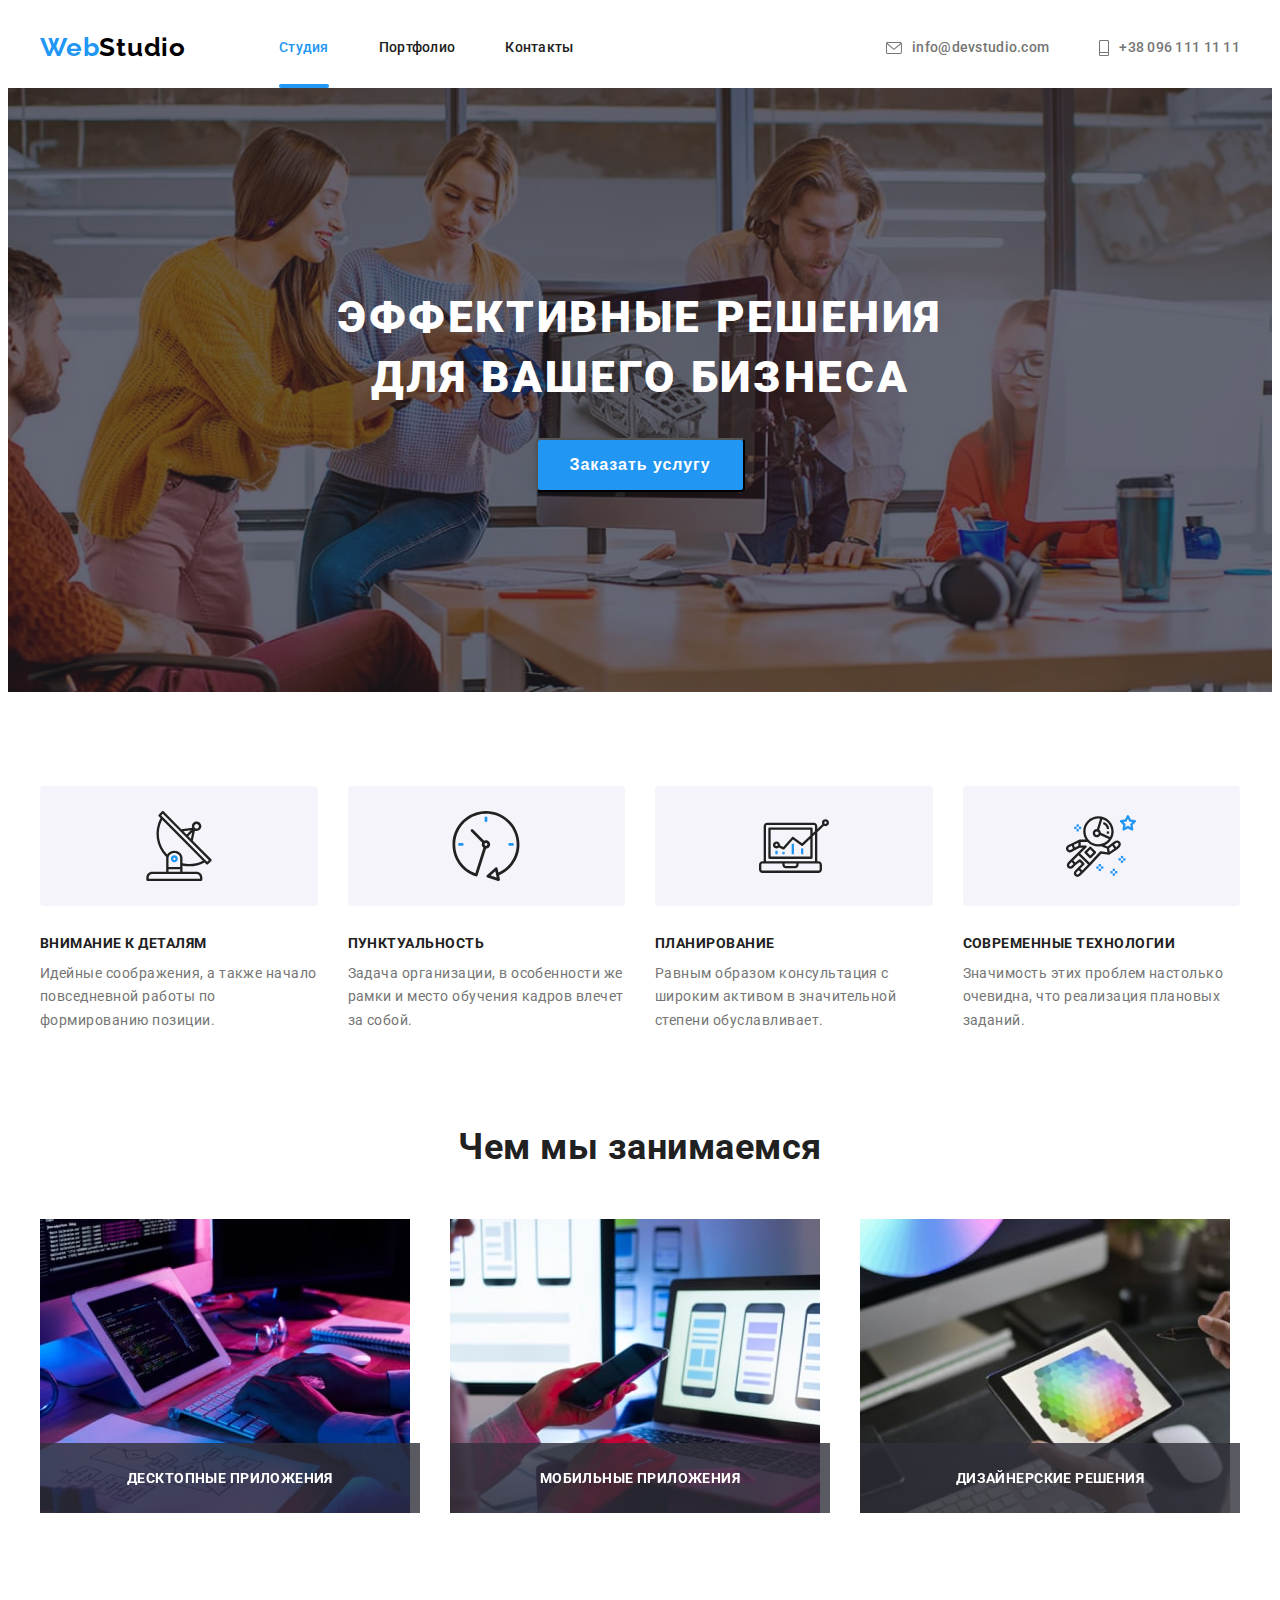
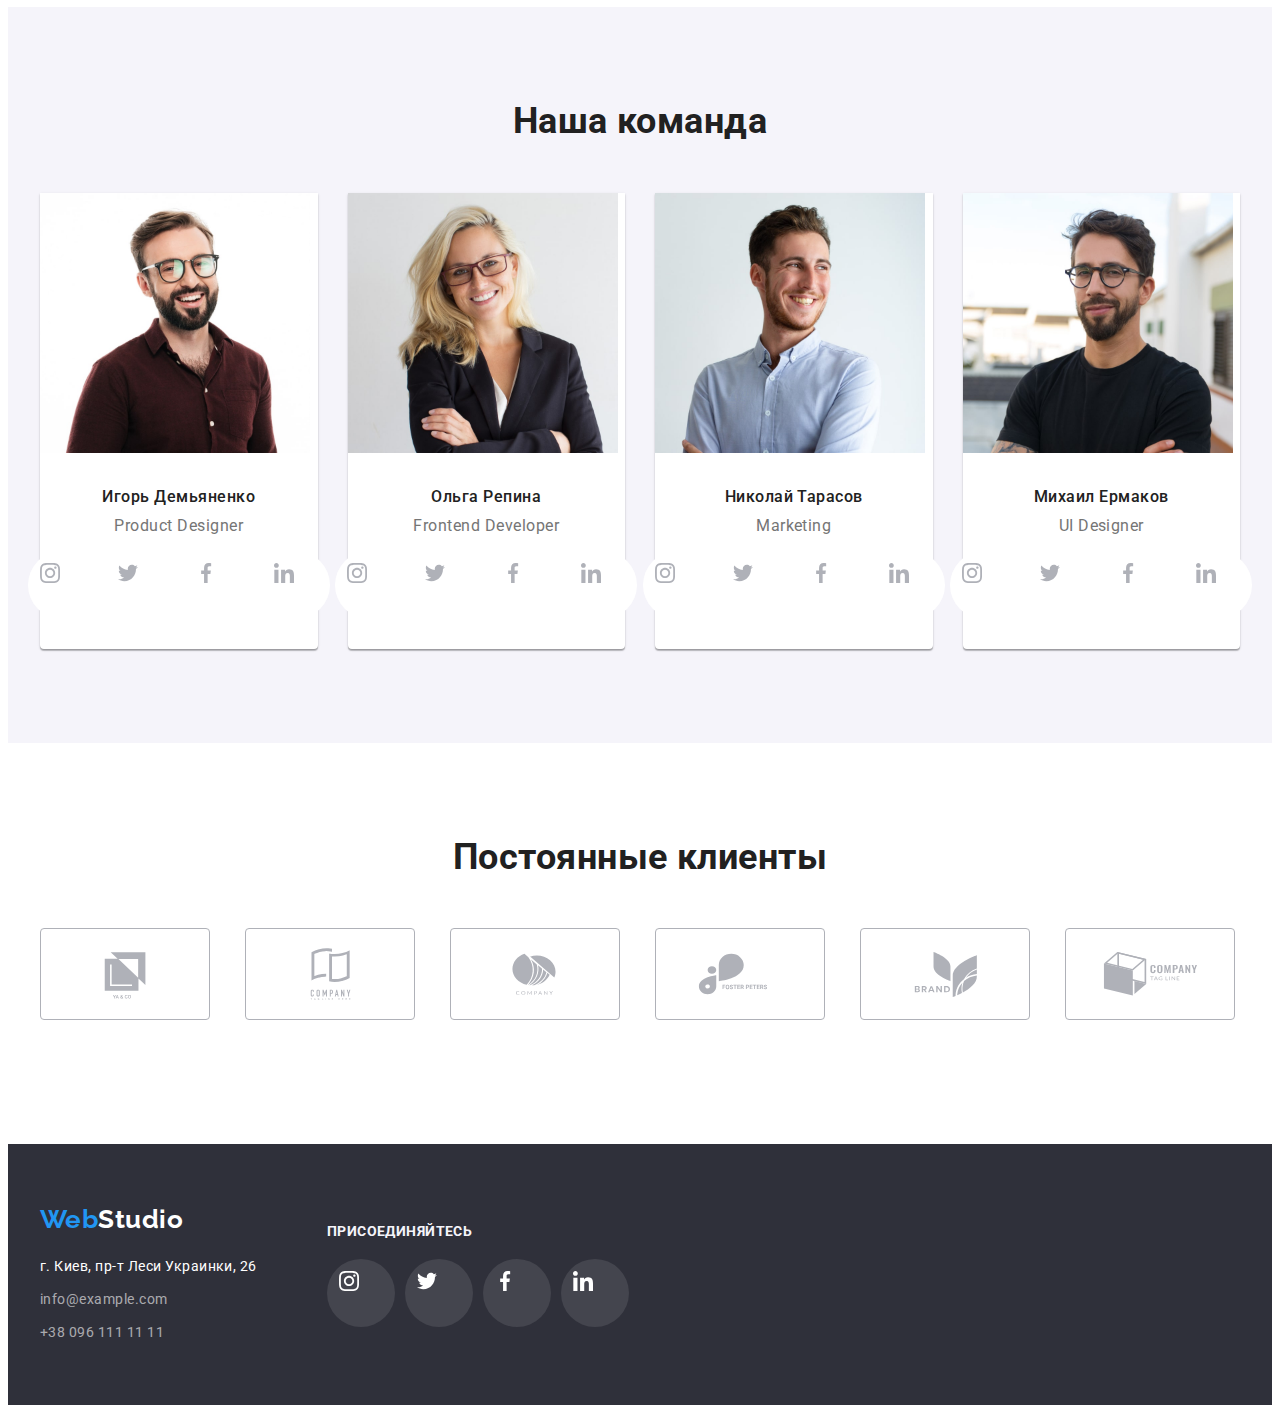
<file: index.html>
<!DOCTYPE html>
<html lang="ru">
  <head>
    <meta charset="UTF-8" />
    <meta http-equiv="X-UA-Compatible" content="IE=edge" />
    <meta name="viewport" content="width=device-width, initial-scale=1.0" />
    <title>Главная</title>
    <link rel="preconnect" href="https://fonts.googleapis.com" />
    <link rel="preconnect" href="https://fonts.gstatic.com" crossorigin />
    <link rel="preconnect" href="https://fonts.googleapis.com" />
    <link rel="preconnect" href="https://fonts.gstatic.com" crossorigin />
    <link rel="preconnect" href="https://fonts.googleapis.com" />
    <link rel="preconnect" href="https://fonts.gstatic.com" crossorigin />
    <link
      href="https://fonts.googleapis.com/css2?family=Raleway:wght@700&family=Roboto:wght@400;500;700;900&display=swap"
      rel="stylesheet"
    />
    <link
      rel="stylesheet"
      href="https://cdnjs.cloudflare.com/ajax/libs/modern-normalize/1.1.0/modern-normalize.min.css"
      integrity="sha512-wpPYUAdjBVSE4KJnH1VR1HeZfpl1ub8YT/NKx4PuQ5NmX2tKuGu6U/JRp5y+Y8XG2tV+wKQpNHVUX03MfMFn9Q=="
      crossorigin="anonymous"
      referrerpolicy="no-referrer"
    />
    <link rel="stylesheet" href="./css/common.css" />
    <link rel="stylesheet" href="./css/main.css" />
  </head>

  <body class="page">
    <!-- Шапка сайта -->
    <header class="page-header">
      <div class="container">
        <nav class="main-nav">
          <a href="./index.html" class="header-logo" lang="en">
            <span class="logo-color">Web</span>Studio</a
          >
          <ul class="list site-nav">
            <li class="item"><a href="" class="link current">Студия</a></li>
            <li class="item">
              <a href="./portfolio.html" class="link">Портфолио</a>
            </li>
            <li class="item"><a href="" class="link">Контакты</a></li>
          </ul>
        </nav>

        <ul class="list contacts-header">
          <li class="item envelope">
            <a href="mailto:info@devstudio.com" class="link contact" lang="en">
              <svg class="svg-envelope">
                <use href="./images/icons.svg#icon-envelope"></use>
              </svg>
              info@devstudio.com</a
            >
          </li>
          <li class="item smartphone">
            <a href="tel:+380961111111" class="link contact">
              <svg class="svg-smartphone">
                <use href="./images/icons.svg#icon-smartphone"></use>
              </svg>
              +38 096 111 11 11</a
            >
          </li>
        </ul>
      </div>
    </header>

    <main>
      <!-- Герой -->
      <section class="section hero">
        <div class="container">
          <h1 class="hero-title">Эффективные решения для вашего бизнеса</h1>
          <button data-modal-open class="button hero link" type="button">
            Заказать услугу
          </button>
          <div class="backdrop is-hidden" data-modal>
            <div class="modal">
              <p>
                Lorem ipsum dolor sit amet consectetur adipisicing elit. Magnam
                suscipit vero quibusdam adipisci quos natus quaerat ex culpa,
                aperiam a obcaecati, saepe fugit. Quasi aut nesciunt commodi
                atque quas unde.
              </p>
              <button class="button-close" data-modal-close>
                <svg class="svg-icon">
                  <use
                    href="./images/hero/close-black.svg#icon-close-black"
                  ></use>
                </svg>
              </button>
            </div>
          </div>
        </div>
      </section>

      <!-- Преимущества -->
      <section class="benefits">
        <div class="container">
          <h2 class="visually-hidden">Преимущества</h2>
          <ul class="list features">
            <li class="item icon-antenna">
              <h3 class="title">Внимание к деталям</h3>
              <p>
                Идейные соображения, а также начало повседневной работы по
                формированию позиции.
              </p>
            </li>
            <li class="item icon-clock">
              <h3 class="title">Пунктуальность</h3>
              <p>
                Задача организации, в особенности же рамки и место обучения
                кадров влечет за собой.
              </p>
            </li>
            <li class="item icon-diagram">
              <h3 class="title">Планирование</h3>
              <p>
                Равным образом консультация с широким активом в значительной
                степени обуславливает.
              </p>
            </li>
            <li class="item icon-astronaut">
              <h3 class="title">Современные технологии</h3>
              <p>
                Значимость этих проблем настолько очевидна, что реализация
                плановых заданий.
              </p>
            </li>
          </ul>
        </div>
      </section>

      <!-- Чем мы занимаемся -->
      <section class="section our-works">
        <div class="container">
          <h2 class="section-title">Чем мы занимаемся</h2>
          <ul class="list work">
            <li class="item">
              <img
                src="./images/box1.jpg"
                alt="клавиатура с планшетом"
                width="370"
              />
              <p class="text">Десктопные приложения</p>
            </li>
            <li class="item">
              <img
                src="./images/box2.jpg"
                alt="телефон и ноутбук"
                width="370"
              />
              <p class="text">Мобильные приложения</p>
            </li>
            <li class="item">
              <img src="./images/box3.jpg" alt="планшет" width="370" />
              <p class="text">Дизайнерские решения</p>
            </li>
          </ul>
        </div>
      </section>

      <!-- Наша команда -->
      <section class="section team-block">
        <div class="container">
          <h2 class="section-title">Наша команда</h2>
          <ul class="list our-team">
            <li class="item">
              <img src="./images/team_card1.jpg" alt="фото Игоря" width="270" />
              <div class="caption">
                <h3 class="title">Игорь Демьяненко</h3>
                <p lang="en">Product Designer</p>
                <ul class="list socials">
                  <li class="item-social">
                    <a class="link link-social" href="">
                      <svg class="svg-icon">
                        <use href="./images/icons.svg#icon-instagram"></use>
                      </svg>
                    </a>
                  </li>
                  <li class="item-social">
                    <a class="link link-social" href="">
                      <svg class="svg-icon">
                        <use href="./images/icons.svg#icon-twitter"></use>
                      </svg>
                    </a>
                  </li>
                  <li class="item-social">
                    <a class="link link-social" href="">
                      <svg class="svg-icon">
                        <use href="./images/icons.svg#icon-facebook"></use>
                      </svg>
                    </a>
                  </li>
                  <li class="item-social">
                    <a class="link link-social" href="">
                      <svg class="svg-icon">
                        <use href="./images/icons.svg#icon-linkedin"></use>
                      </svg>
                    </a>
                  </li>
                </ul>
              </div>
            </li>
            <li class="item">
              <img src="./images/team_card2.jpg" alt="фото Ольги" width="270" />
              <div class="caption">
                <h3 class="title">Ольга Репина</h3>
                <p lang="en">Frontend Developer</p>
                <ul class="list socials">
                  <li class="item-social">
                    <a class="link link-social" href="">
                      <svg class="svg-icon">
                        <use href="./images/icons.svg#icon-instagram"></use>
                      </svg>
                    </a>
                  </li>
                  <li class="item-social">
                    <a class="link link-social" href="">
                      <svg class="svg-icon">
                        <use href="./images/icons.svg#icon-twitter"></use>
                      </svg>
                    </a>
                  </li>
                  <li class="item-social">
                    <a class="link link-social" href="">
                      <svg class="svg-icon">
                        <use href="./images/icons.svg#icon-facebook"></use>
                      </svg>
                    </a>
                  </li>
                  <li class="item-social">
                    <a class="link link-social" href="">
                      <svg class="svg-icon">
                        <use href="./images/icons.svg#icon-linkedin"></use>
                      </svg>
                    </a>
                  </li>
                </ul>
              </div>
            </li>
            <li class="item">
              <img
                src="./images/team_card3.jpg"
                alt="фото Николая"
                width="270"
              />
              <div class="caption">
                <h3 class="title">Николай Тарасов</h3>
                <p lang="en">Marketing</p>
                <ul class="list socials">
                  <li class="item-social">
                    <a class="link link-social" href="">
                      <svg class="svg-icon">
                        <use href="./images/icons.svg#icon-instagram"></use>
                      </svg>
                    </a>
                  </li>
                  <li class="item-social">
                    <a class="link link-social" href="">
                      <svg class="svg-icon">
                        <use href="./images/icons.svg#icon-twitter"></use>
                      </svg>
                    </a>
                  </li>
                  <li class="item-social">
                    <a class="link link-social" href="">
                      <svg class="svg-icon">
                        <use href="./images/icons.svg#icon-facebook"></use>
                      </svg>
                    </a>
                  </li>
                  <li class="item-social">
                    <a class="link link-social" href="">
                      <svg class="svg-icon">
                        <use href="./images/icons.svg#icon-linkedin"></use>
                      </svg>
                    </a>
                  </li>
                </ul>
              </div>
            </li>
            <li class="item">
              <img
                src="./images/team_card4.jpg"
                alt="фото Михаила"
                width="270"
              />
              <div class="caption">
                <h3 class="title">Михаил Ермаков</h3>
                <p lang="en">UI Designer</p>
                <ul class="list socials">
                  <li class="item-social">
                    <a class="link link-social" href="">
                      <svg class="svg-icon">
                        <use href="./images/icons.svg#icon-instagram"></use>
                      </svg>
                    </a>
                  </li>
                  <li class="item-social">
                    <a class="link link-social" href="">
                      <svg class="svg-icon">
                        <use href="./images/icons.svg#icon-twitter"></use>
                      </svg>
                    </a>
                  </li>
                  <li class="item-social">
                    <a class="link link-social" href="">
                      <svg class="svg-icon">
                        <use href="./images/icons.svg#icon-facebook"></use>
                      </svg>
                    </a>
                  </li>
                  <li class="item-social">
                    <a class="link link-social" href="">
                      <svg class="svg-icon">
                        <use href="./images/icons.svg#icon-linkedin"></use>
                      </svg>
                    </a>
                  </li>
                </ul>
              </div>
            </li>
          </ul>
        </div>
      </section>

      <!-- Постоянные клиенты -->
      <section class="section clients">
        <div class="container">
          <h2 class="section-title">Постоянные клиенты</h2>
          <ul class="list regular-clients">
            <li class="item-client">
              <a href="" class="link link-client"
                ><svg class="svg-icon">
                  <use href="./images/icons.svg#icon-Logo1"></use></svg
              ></a>
            </li>
            <li class="item-client">
              <a href="" class="link link-client"
                ><svg class="svg-icon">
                  <use href="./images/icons.svg#icon-Logo2"></use></svg
              ></a>
            </li>
            <li class="item-client">
              <a href="" class="link link-client"
                ><svg class="svg-icon">
                  <use href="./images/icons.svg#icon-Logo3"></use></svg
              ></a>
            </li>
            <li class="item-client">
              <a href="" class="link link-client"
                ><svg class="svg-icon">
                  <use href="./images/icons.svg#icon-Logo4"></use></svg
              ></a>
            </li>
            <li class="item-client">
              <a href="" class="link link-client"
                ><svg class="svg-icon">
                  <use href="./images/icons.svg#icon-Logo5"></use></svg
              ></a>
            </li>
            <li class="item-client">
              <a href="" class="link link-client"
                ><svg class="svg-icon">
                  <use href="./images/icons.svg#icon-Logo6"></use></svg
              ></a>
            </li>
          </ul>
        </div>
      </section>
    </main>

    <!-- Футер -->
    <footer class="ftr">
      <div class="container">
        <div class="ft-logo-contacts">
          <a href="./index.html" class="link footer-logo" lang="en">
            <span class="logo-color">Web</span>Studio</a
          >
          <address>
            <ul class="list contacts-footer">
              <li class="item">
                <a
                  class="link adress-footer"
                  href="https://goo.gl/maps/JjDCedRFyoNdZQir6"
                  >г. Киев, пр-т Леси Украинки, 26</a
                >
              </li>
              <li class="item">
                <a href="mailto:info@example.com" class="link contact" lang="en"
                  >info@example.com</a
                >
              </li>
              <li class="item">
                <a href="tel:+380961111111" class="link contact"
                  >+38 096 111 11 11</a
                >
              </li>
            </ul>
          </address>
        </div>
        <div class="ftsocial-link">
          <h2 class="social-title">присоединяйтесь</h2>
          <ul class="list socials">
            <li class="item-social">
              <a class="link link-social" href="">
                <svg class="svg-icon">
                  <use href="./images/icons.svg#icon-instagram"></use>
                </svg>
              </a>
            </li>
            <li class="item-social">
              <a class="link link-social" href="">
                <svg class="svg-icon">
                  <use href="./images/icons.svg#icon-twitter"></use>
                </svg>
              </a>
            </li>
            <li class="item-social">
              <a class="link link-social" href="">
                <svg class="svg-icon">
                  <use href="./images/icons.svg#icon-facebook"></use>
                </svg>
              </a>
            </li>
            <li class="item-social">
              <a class="link link-social" href="">
                <svg class="svg-icon">
                  <use href="./images/icons.svg#icon-linkedin"></use>
                </svg>
              </a>
            </li>
          </ul>
        </div>
      </div>
    </footer>
    <script src="./js/modal.js"></script>
  </body>
</html>
</file>
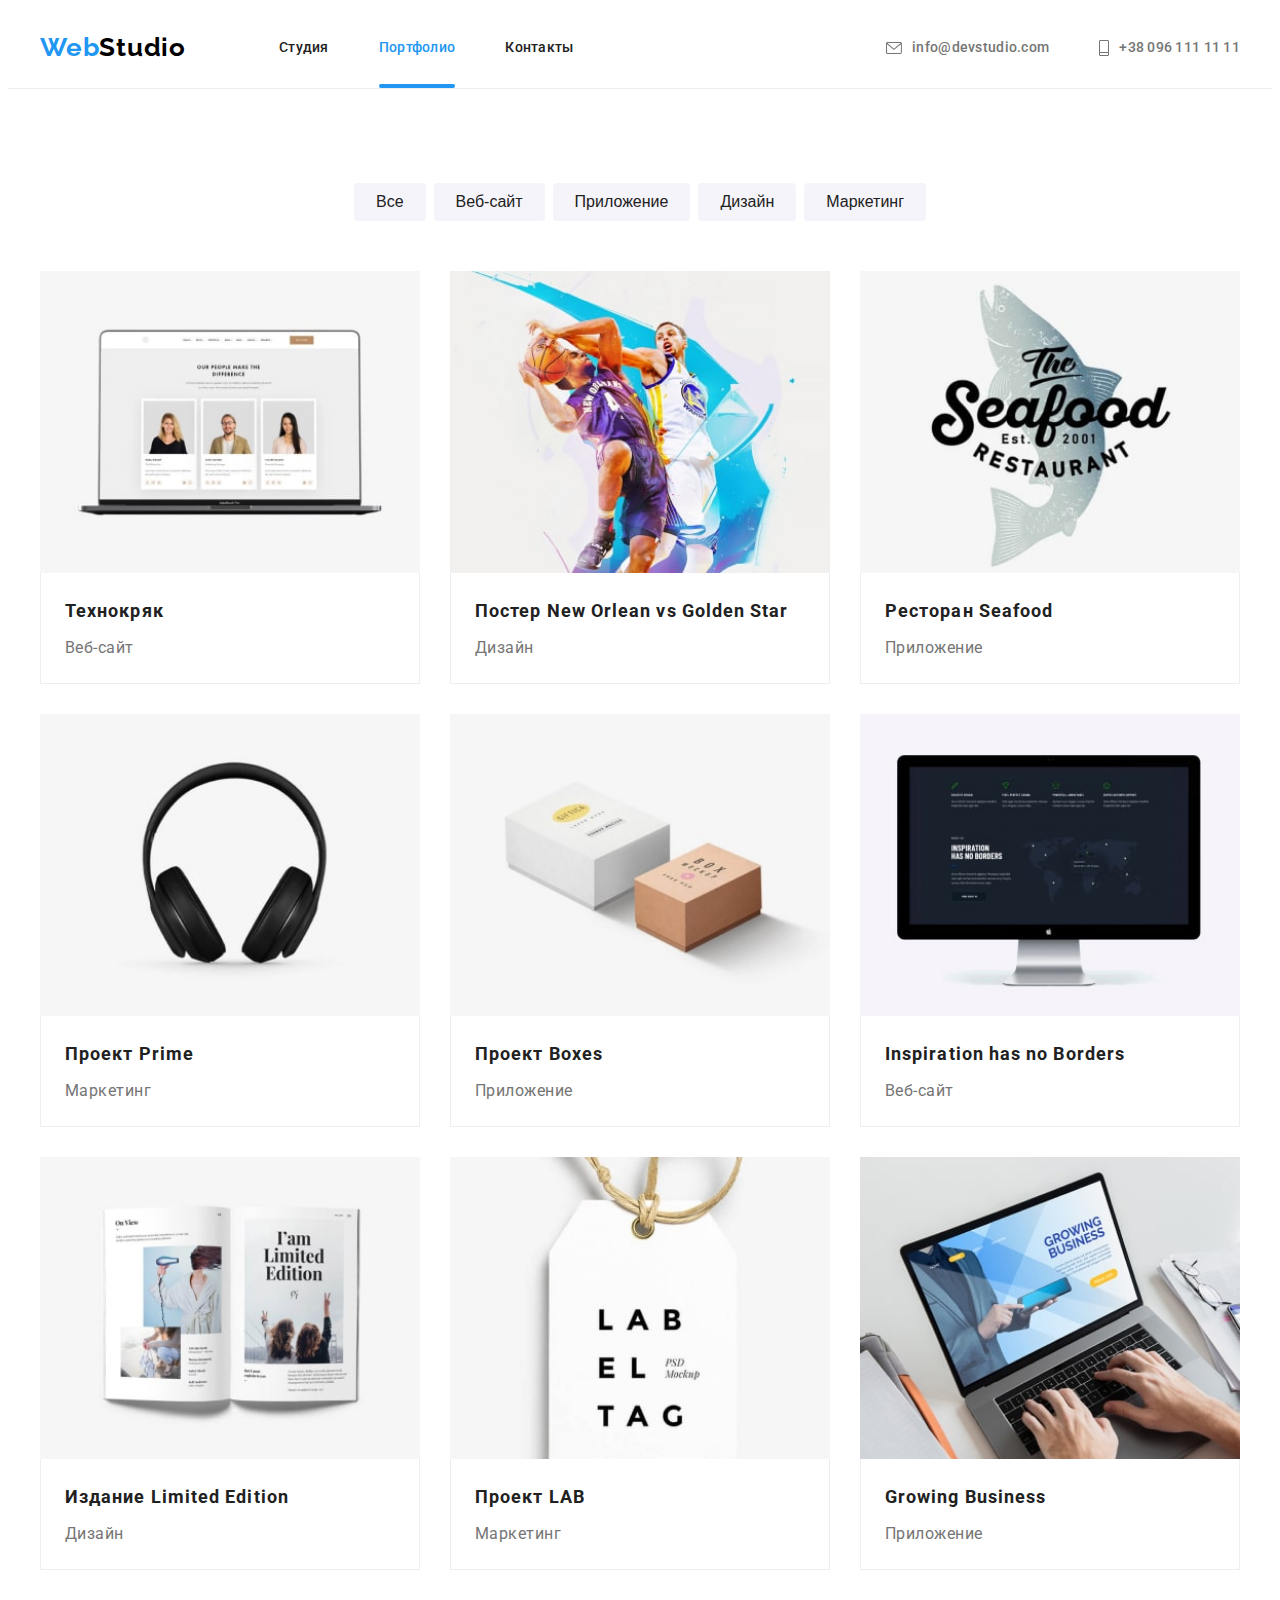
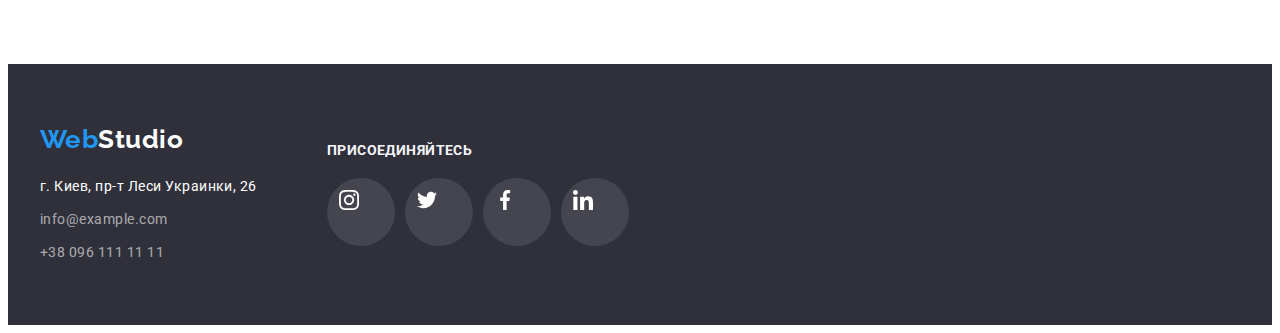
<file: portfolio.html>
<!DOCTYPE html>
<html lang="ru">
  <head>
    <meta charset="UTF-8" />
    <meta http-equiv="X-UA-Compatible" content="IE=edge" />
    <meta name="viewport" content="width=device-width, initial-scale=1.0" />
    <title>Portfolio</title>
    <link rel="preconnect" href="https://fonts.googleapis.com" />
    <link rel="preconnect" href="https://fonts.gstatic.com" crossorigin />
    <link
      href="https://fonts.googleapis.com/css2?family=Raleway:wght@700&family=Roboto:wght@400;500;700;900&display=swap"
      rel="stylesheet"
    />
    <link
      rel="stylesheet"
      href="https://cdnjs.cloudflare.com/ajax/libs/modern-normalize/1.1.0/modern-normalize.min.css"
      integrity="sha512-wpPYUAdjBVSE4KJnH1VR1HeZfpl1ub8YT/NKx4PuQ5NmX2tKuGu6U/JRp5y+Y8XG2tV+wKQpNHVUX03MfMFn9Q=="
      crossorigin="anonymous"
      referrerpolicy="no-referrer"
    />
    <link rel="stylesheet" href="./css/common.css" />
    <link rel="stylesheet" href="./css/portfolio.css" />
  </head>

  <body class="page">
    <!-- Шапка сайта -->
    <header class="page-header">
      <div class="container">
        <nav class="main-nav">
          <a href="./index.html" class="header-logo" lang="en">
            <span class="logo-color">Web</span>Studio</a
          >
          <ul class="list site-nav">
            <li class="item"><a href="./index.html" class="link">Студия</a></li>
            <li class="item">
              <a href="" class="link current">Портфолио</a>
            </li>
            <li class="item"><a href="" class="link">Контакты</a></li>
          </ul>
        </nav>

        <ul class="list contacts-header">
          <li class="item envelope">
            <a href="mailto:info@devstudio.com" class="link contact" lang="en">
              <svg class="svg-envelope">
                <use href="./images/icons.svg#icon-envelope"></use>
              </svg>
              info@devstudio.com</a
            >
          </li>
          <li class="item smartphone">
            <a href="tel:+380961111111" class="link contact">
              <svg class="svg-smartphone">
                <use href="./images/icons.svg#icon-smartphone"></use>
              </svg>
              +38 096 111 11 11</a
            >
          </li>
        </ul>
      </div>
    </header>

    <!-- Main -->

    <main>
      <!-- Филтр -->

      <section class="section">
        <div class="container">
          <h1 class="visually-hidden">Наши работы</h1>
          <ul class="filter">
            <li class="item">
              <button class="button-filter" type="button">Все</button>
            </li>
            <li class="item">
              <button class="button-filter" type="button">Веб-сайт</button>
            </li>
            <li class="item">
              <button class="button-filter" type="button">Приложение</button>
            </li>
            <li class="item">
              <button class="button-filter" type="button">Дизайн</button>
            </li>
            <li class="item">
              <button class="button-filter" type="button">Маркетинг</button>
            </li>
          </ul>

          <!-- Галерея -->

          <ul class="gallery list">
            <li class="item gl-item">
              <a class="link" href="">
                <div class="pic">
                  <img src="./images/tehnokryak.jpg" alt="Нотбук" width="370" />
                  <p class="desc">
                    Технокряк это современная площадка распространения
                    коронавируса. Компании используют эту платформу для
                    цифрового шпионажа и атак на защищённые сервера конкурентов.
                  </p>
                </div>
                <div class="caption">
                  <h2 class="title">Технокряк</h2>
                  <p class="text">Веб-сайт</p>
                </div>
              </a>
            </li>
            <li class="item gl-item">
              <a class="link" href="">
                <div class="pic">
                  <img
                    src="./images/basketball.jpg"
                    alt="Бескетбол"
                    width="370"
                  />
                  <p class="desc">
                    Технокряк это современная площадка распространения
                    коронавируса. Компании используют эту платформу для
                    цифрового шпионажа и атак на защищённые сервера конкурентов.
                  </p>
                </div>
                <div class="caption">
                  <h2 class="title">
                    Постер <span lang="en">New Orlean vs Golden Star</span>
                  </h2>
                  <p class="text">Дизайн</p>
                </div>
              </a>
            </li>
            <li class="item gl-item">
              <a class="link" href="">
                <div class="pic">
                  <img
                    src="./images/seafood.jpg"
                    alt="Банер ресторана"
                    width="370"
                  />
                  <p class="desc">
                    Технокряк это современная площадка распространения
                    коронавируса. Компании используют эту платформу для
                    цифрового шпионажа и атак на защищённые сервера конкурентов.
                  </p>
                </div>
                <div class="caption">
                  <h2 class="title">Ресторан <span lang="en">Seafood</span></h2>
                  <p class="text">Приложение</p>
                </div>
              </a>
            </li>
            <li class="item gl-item">
              <a class="link" href="">
                <div class="pic">
                  <img
                    src="./images/headphones.jpg"
                    alt="Наушники"
                    width="370"
                  />
                  <p class="desc">
                    Технокряк это современная площадка распространения
                    коронавируса. Компании используют эту платформу для
                    цифрового шпионажа и атак на защищённые сервера конкурентов.
                  </p>
                </div>
                <div class="caption">
                  <h2 class="title">Проект <span lang="en">Prime</span></h2>
                  <p class="text">Маркетинг</p>
                </div>
              </a>
            </li>
            <li class="item gl-item">
              <a class="link" href="">
                <div class="pic">
                  <img src="./images/boxes.jpg" alt="Коробки" width="370" />
                  <p class="desc">
                    Технокряк это современная площадка распространения
                    коронавируса. Компании используют эту платформу для
                    цифрового шпионажа и атак на защищённые сервера конкурентов.
                  </p>
                </div>
                <div class="caption">
                  <h2 class="title">Проект <span lang="en">Boxes</span></h2>
                  <p class="text">Приложение</p>
                </div>
              </a>
            </li>
            <li class="item gl-item">
              <a class="link" href="">
                <div class="pic">
                  <img src="./images/monitor.jpg" alt="Монитор" width="370" />
                  <p class="desc">
                    Технокряк это современная площадка распространения
                    коронавируса. Компании используют эту платформу для
                    цифрового шпионажа и атак на защищённые сервера конкурентов.
                  </p>
                </div>
                <div class="caption">
                  <h2 class="title" lang="en">Inspiration has no Borders</h2>
                  <p class="text">Веб-сайт</p>
                </div>
              </a>
            </li>
            <li class="item gl-item">
              <a class="link" href=""
                ><div class="pic">
                  <img src="./images/book.jpg" alt="Книга" width="370" />
                  <p class="desc">
                    Технокряк это современная площадка распространения
                    коронавируса. Компании используют эту платформу для
                    цифрового шпионажа и атак на защищённые сервера конкурентов.
                  </p>
                </div>
                <div class="caption">
                  <h2 class="title">
                    Издание <span lang="en">Limited Edition</span>
                  </h2>
                  <p class="text">Дизайн</p>
                </div>
              </a>
            </li>
            <li class="item gl-item">
              <a class="link" href="">
                <div class="pic">
                  <img src="./images/lab.jpg" alt="Лейба" width="370" />
                  <p class="desc">
                    Технокряк это современная площадка распространения
                    коронавируса. Компании используют эту платформу для
                    цифрового шпионажа и атак на защищённые сервера конкурентов.
                  </p>
                </div>
                <div class="caption">
                  <h2 class="title">Проект <span lang="en">LAB</span></h2>
                  <p class="text">Маркетинг</p>
                </div>
              </a>
            </li>
            <li class="item gl-item">
              <a class="link" href=""
                ><div class="pic">
                  <img src="./images/business.jpg" alt="Нотбук" width="370" />
                  <p class="desc">
                    Технокряк это современная площадка распространения
                    коронавируса. Компании используют эту платформу для
                    цифрового шпионажа и атак на защищённые сервера конкурентов.
                  </p>
                </div>
                <div class="caption">
                  <h2 class="title" lang="en">Growing Business</h2>
                  <p class="text">Приложение</p>
                </div>
              </a>
            </li>
          </ul>
        </div>
      </section>
    </main>

    <!-- Футер -->
    <footer class="ftr">
      <div class="container">
        <div class="ft-logo-contacts">
          <a href="./index.html" class="footer-logo" lang="en">
            <span class="logo-color">Web</span>Studio</a
          >
          <address>
            <ul class="list contacts-footer">
              <li class="item">
                <a
                  class="adress-footer"
                  href="https://goo.gl/maps/JjDCedRFyoNdZQir6"
                  >г. Киев, пр-т Леси Украинки, 26</a
                >
              </li>
              <li class="item">
                <a href="mailto:info@example.com" class="link contact" lang="en"
                  >info@example.com</a
                >
              </li>
              <li class="item">
                <a href="tel:+380961111111" class="link contact"
                  >+38 096 111 11 11</a
                >
              </li>
            </ul>
          </address>
        </div>
        <div class="ftsocial-link">
          <h2 class="social-title">присоединяйтесь</h2>
          <ul class="list socials">
            <li class="item-social">
              <a class="link link-social" href="">
                <svg class="svg-icon">
                  <use href="./images/icons.svg#icon-instagram"></use>
                </svg>
              </a>
            </li>
            <li class="item-social">
              <a class="link link-social" href="">
                <svg class="svg-icon">
                  <use href="./images/icons.svg#icon-twitter"></use>
                </svg>
              </a>
            </li>
            <li class="item-social">
              <a class="link link-social" href="">
                <svg class="svg-icon">
                  <use href="./images/icons.svg#icon-facebook"></use>
                </svg>
              </a>
            </li>
            <li class="item-social">
              <a class="link link-social" href="">
                <svg class="svg-icon">
                  <use href="./images/icons.svg#icon-linkedin"></use>
                </svg>
              </a>
            </li>
          </ul>
        </div>
      </div>
    </footer>
  </body>
</html>
</file>
<file: css/common.css>
/* Root */

:root {
  /* header color  */
  --hdtitle-text-color: #212121;
  --hdprimary-text-color: #757575;
  --hdaccent-pick-color: #2196f3;
  --hdprimary-wight-color: #ffffff;

  /* main color */
  --title-text-color: #212121;
  --h2-text-color: #212121;
  --primary-text-color: #757575;
  --accent-pick-color: #2196f3;
  --primary-wight-color: #ffffff;
  --btn-wight-color: #ffffff;
  --background-black-color: #2f303a;
  --bg-cl-icon: #f5f4fa;

  /* portfolio */

  --pbg-img-cl: rgba(33, 150, 243, 0.9);
  --ptitle-text-color: #212121;
  --pprimary-text-color: #757575;
  --paccent-pick-color: #2196f3;
  --pprimary-wight-color: #f5f4fa;
  --pbabackground-black-color: #2f303a;

  /* social icon */
  --icon-cl: #afb1b8;
  --icon-pick-cl: #ffffff;
  --bgicon-cl: #ffffff;
  --bgicon-pick-cl: #2196f3;
  --bg-icon-cl: rgba(255, 255, 255, 0.1);

  /* footer color */
  --fttitle-text-color: #212121;
  --ftprimary-text-color: #757575;
  --ftaccent-pick-color: #2196f3;
  --ftprimary-wight-color: #f5f4fa;
  --ftbackground-black-color: #2f303a;

  /* transition  */

  --tr-ms: 250ms;
  --tr-cb: cubic-bezier(0.4, 0, 0.2, 1);
}

/* Body */

body {
  background-color: var(--hdprimary-wight-color);
  font-family: 'Roboto', sans-serif;
  letter-spacing: 0.03em;
}

/* Утилиты */

.list {
  list-style: none;
  padding: 0px;
  margin: 0px;
}

/* Section */

.section {
  padding-top: 94px;
  padding-bottom: 94px;
  margin-bottom: 0px;
  margin-top: 0px;
}

/* Container */

.container {
  margin-left: auto;
  margin-right: auto;
  margin-top: 0px;
  margin-bottom: 0px;
  padding-left: 15px;
  padding-right: 15px;
  width: 1200px;
}

/* Link */

.link {
  outline: none;
  transition: color, background-color, border, fill;
  transition-duration: var(--tr-ms);
  transition-timing-function: var(--tr-cb);
}

/* Header */

.page-header .container {
  display: flex;
  margin-left: auto;
  margin-right: auto;
}

.page-header {
  align-items: center;

  font-weight: 500;
  font-size: 14px;
  line-height: 1.14;
  letter-spacing: 0.02em;
}

.header-logo {
  display: block;
  padding-top: 24px;
  padding-bottom: 25px;

  color: #000000;
  font-family: 'Raleway', sans-serif;
  font-weight: 700;
  font-size: 26px;
  line-height: 1.19;
  letter-spacing: 0.03em;
}

.header-logo .logo-color {
  color: #2196f3;
}

.page-header a,
.ftr a {
  text-decoration: none;
}

/* Nav */

.main-nav {
  display: flex;
  align-items: center;
}

.site-nav {
  display: flex;
  margin-left: 93px;
}

.site-nav .item:not(:last-child) {
  margin-right: 50px;
}

.site-nav .link {
  position: relative;

  display: block;
  color: var(--hdtitle-text-color);
  padding-top: 32px;
  padding-bottom: 32px;
}

.site-nav .link::after {
  content: '';
  position: absolute;
  left: 0;
  bottom: 0;
  opacity: 0;

  display: block;
  width: 100%;
  height: 4px;
  background-color: var(--hdaccent-pick-color);
  border-radius: 2px;
}

.site-nav .link.current::after {
  opacity: 1;
}

.site-nav .link:hover,
.site-nav .link:focus {
  color: var(--hdaccent-pick-color);
}

.site-nav .link.current {
  color: var(--hdaccent-pick-color);
}

.contacts-header {
  display: flex;
  margin-left: auto;
}

.svg-envelope {
  width: 16px;
  height: 12px;
  margin-right: 10px;
  fill: var(--hdprimary-text-color);
}

.svg-smartphone {
  width: 10px;
  height: 16px;
  margin-right: 10px;
  fill: var(--hdprimary-text-color);
}

a.contact:hover .svg-envelope,
a.contact:focus .svg-envelope,
a.contact:hover .svg-smartphone,
a.contact:focus .svg-smartphone {
  fill: currentColor;
}

.contacts-header .contact {
  display: flex;
  align-items: center;
  padding-top: 32px;
  padding-bottom: 32px;
  color: var(--hdprimary-text-color);
}

.contacts-header .item:not(:last-child) {
  margin-right: 50px;
}

.contacts-header .contact:hover,
.contacts-header .contact:focus {
  color: var(--hdaccent-pick-color);
  fill: var(--hdaccent-pick-color);
}

/* Fotter */

.ftr {
  width: 100%;
  background-color: var(--ftbackground-black-color);
  padding-top: 60px;
  padding-bottom: 60px;
}

.footer-logo {
  color: #ffffff;
  font-family: 'Raleway', sans-serif;
  font-weight: 700;
  font-size: 26px;
  line-height: 1.19;
}

.footer-logo .logo-color {
  color: #2196f3;
}

address {
  font-style: normal;
  margin-top: 20px;
}

.adress-footer {
  color: var(--hdprimary-wight-color);
  font-weight: normal;
  font-size: 14px;
  line-height: 1.71;
}

.contacts-footer .contact {
  font-weight: normal;
  font-size: 14px;
  line-height: 1.71;
  color: rgba(255, 255, 255, 0.6);
}

.contacts-footer .item {
  margin-top: 9px;
}

.contacts-footer .contact:hover,
.contacts-footer .contact:focus {
  color: var(--hdaccent-pick-color);
}

.ftr .container {
  display: flex;
  align-items: baseline;
}

.ftr .social-title {
  font-weight: 700;
  margin-bottom: 20px;
  font-size: 14px;
  line-height: 16px;
  letter-spacing: 0.03em;
  text-transform: uppercase;
  margin-top: 0px;
  color: var(--ftprimary-wight-color);
}

.socials {
  display: flex;
  justify-content: center;
  margin-top: 16px;
}

.link-social {
  display: block;
  justify-content: center;
  align-items: center;
  width: 44px;
  height: 44px;
  color: var(--icon-cl);
  border-radius: 50%;
  background-color: var(--bgicon-cl);
  padding: 12px;
}

.link-social .svg-icon {
  width: 20px;
  height: 20px;
  fill: currentColor;
}

.ftsocial-link {
  align-self: center;
  align-items: center;
  border-radius: 4px;
  margin-left: 70px;
}

.ftsocial-link .link-social {
  color: var(--bgicon-cl);
  background-color: var(--bg-icon-cl);
}

.ftsocial-link .link-social:hover,
.ftsocial-link .link-social:focus {
  color: var(--icon-pick-cl);
  background-color: var(--bgicon-pick-cl);
}

.item-social:not(:last-child) {
  margin-right: 10px;
}
</file>
<file: css/main.css>
/* Hero */

.hero.section {
  display: block;
  text-align: center;
  padding: 200px 0;
  max-width: 1600px;
  height: 100%;
  background-color: var(--background-black-color);
  background-image: linear-gradient(
      to right,
      rgba(47, 48, 58, 0.4),
      rgba(47, 48, 58, 0.4)
    ),
    url(../images/hero/hero.jpg);
  background-repeat: no-repeat;
  background-position: center;
  background-size: cover;
  margin: 0 auto;
}

.hero-title {
  color: var(--primary-wight-color);
  font-weight: 900;
  font-size: 44px;
  line-height: 1.36;
  letter-spacing: 0.06em;
  text-transform: uppercase;
  margin-top: 0px;
  margin-bottom: 30px;
  max-width: 696px;
  margin-left: auto;
  margin-right: auto;
}

/* Button */

.button.hero {
  display: inline-block;
  color: var(--btn-wight-color);
  background-color: var(--accent-pick-color);
  text-decoration: none;
  min-width: 200px;
  min-height: 50px;
  box-shadow: 0px 4px 4px rgba(0, 0, 0, 0.15);
  border-radius: 4px;
  font-weight: 700;
  font-size: 16px;
  line-height: 1.88;
  align-items: center;
  letter-spacing: 0.06em;
  padding: 10px 32px;
}

/* Modal */
.backdrop {
  position: fixed;
  top: 0;
  left: 0;
  width: 100%;
  height: 100%;
  background: rgba(0, 0, 0, 0.2);
  opacity: 1;
  transition: opacity 250ms cubic-bezier(0.4, 0, 0.2, 1);
}

.backdrop.is-hiden .modal {
  transform: translate(-50%, -50%) scale(1.1);
}

.backdrop.is-hidden {
  opacity: 0;
  pointer-events: none;
}

.modal {
  position: absolute;
  top: 50%;
  left: 50%;

  width: 521px;
  height: 528px;
  padding: 36px;

  background: #ffffff;
  box-shadow: 0px 1px 3px rgba(0, 0, 0, 0.12), 0px 1px 1px rgba(0, 0, 0, 0.14),
    0px 2px 1px rgba(0, 0, 0, 0.2);
  border-radius: 4px;

  transform: translate(-50%, -50%) scale(1);
  transition: transform 250ms cubic-bezier(0.4, 0, 0.2, 1);
}

.modal p {
  margin: 0;
}

.modal .svg-icon {
  align-self: center;
  justify-content: center;
  width: 18px;
  height: 18px;
}

.button-close {
  position: absolute;

  display: flex;
  top: 8px;
  right: 8px;
  width: 30px;
  height: 30px;

  background: #ffffff;
  border: 1px solid rgba(0, 0, 0, 0.1);
  box-sizing: border-box;
  border-radius: 50%;
}

/* Advantages */

.visually-hidden {
  position: absolute;
  width: 1px;
  height: 1px;
  margin: -1px;
  padding: 0;
  overflow: hidden;
  border: 0;
  clip: rect(0 0 0 0);
}

.title {
  font-weight: 700;
  font-size: 14px;
  line-height: 1.14;
  margin-top: 0px;
  margin-bottom: 10px;
}

.benefits .title {
  text-transform: uppercase;
}

/* Benefits Features */

.benefits {
  padding-top: 94px;
  padding-bottom: 47px;
  margin-bottom: 0px;
  margin-top: 0px;
}

.features .title {
  color: var(--title-text-color);
}

.features {
  display: flex;
  flex-wrap: wrap;
}

.features .item::before {
  display: block;
  content: '';
  height: 120px;
  background-size: contain;
  background: var(--bg-cl-icon);
  background-repeat: no-repeat;
  background-position: center;
  border-radius: 4px;
  margin-bottom: 30px;
}

.features .item {
  width: calc((100% - 30px * 3) / 4);
  margin-right: 30px;
}

.features .item:nth-child(4n) {
  margin-right: 0;
}

.features .icon-antenna::before {
  background-image: url(../images/advantages/antenna.svg);
}

.features .icon-clock::before {
  background-image: url(../images/advantages/clock.svg);
}

.features .icon-diagram::before {
  background-image: url(../images/advantages/diagram.svg);
}

.features .icon-astronaut::before {
  background-image: url(../images/advantages/astronaut.svg);
}

.features p {
  font-weight: normal;
  font-size: 14px;
  line-height: 1.7;
  color: var(--primary-text-color);
  margin-top: 0px;
  margin-bottom: 0px;
  margin-right: 0px;
}

/* Section */

.section-title {
  color: var(--title-text-color);
  font-weight: 700;
  font-size: 36px;
  line-height: 1.16;
  text-align: center;
  margin-bottom: 50px;
  margin-top: 0px;
}

/* Work */

.our-works {
  padding-top: 47px;
}
.our-works img {
  display: block;
}

.work {
  display: flex;
  flex-wrap: wrap;
}

.work .item {
  width: calc((100% - 30px * 2) / 3);
  margin-right: 30px;
  position: relative;
}

.work .text {
  display: flex;
  position: absolute;
  width: 100%;
  height: 70px;
  bottom: 0px;
  margin: 0;
  font-weight: 700;
  font-size: 14px;
  line-height: 16px;
  align-items: center;
  justify-content: center;
  letter-spacing: 0.03em;
  text-transform: uppercase;

  color: #ffffff;
  background-color: rgba(47, 48, 58, 0.8);
}

.work .item:nth-child(3n) {
  margin-right: 0;
}

/* Our-team */

.our-team .title {
  color: var(--title-text-color);
  list-style: none;
  font-weight: 500;
  font-size: 16px;
  line-height: 1.19;
  margin-top: 0px;
  margin-bottom: 0px;
  text-align: center;
  margin-right: 0px;
  margin-left: 0px;
}

.our-team .caption {
  padding: 30px;
}

.our-team {
  display: flex;
  flex-wrap: wrap;
}

.our-team .item {
  width: calc((100% - 30px * 3) / 4);
  margin-right: 30px;
  background-color: var(--primary-wight-color);
  box-shadow: 0px 1px 3px rgba(0, 0, 0, 0.12), 0px 1px 1px rgba(0, 0, 0, 0.14),
    0px 2px 1px rgba(0, 0, 0, 0.2);
  border-radius: 0px 0px 4px 4px;
}

.our-team .item:nth-child(4n) {
  margin-right: 0;
}

.our-team p {
  font-weight: normal;
  font-size: 16px;
  line-height: 1.19;
  color: var(--primary-text-color);
  margin-top: 10px;
  margin-bottom: 0px;
  text-align: center;
}

.team-block {
  background-color: #f5f4fa;
}

.link-social:hover,
.link-social:focus {
  color: var(--icon-pick-cl);
  background-color: var(--bgicon-pick-cl);
}

.link-social .svg-icon {
  width: 20px;
  height: 20px;
  fill: currentColor;
}

/* Clients */

.regular-clients {
  display: flex;
  flex-wrap: wrap;
  margin-top: 50px;
  margin-bottom: 0px;
}

.item-client {
  width: calc((100% - 30px * 5) / 6);
  margin-top: 0px;
  margin-bottom: 30px;
  margin-right: 30px;
  box-sizing: border-box;
}

.link-client {
  display: block;
  align-items: center;
  width: 170px;
  height: 92px;
  color: var(--icon-cl);
  padding: 16px 32px;
  border: 1px solid #afb1b8;
  box-sizing: border-box;
  border-radius: 4px;
}

.item-client:nth-child(6) {
  margin-right: 0;
}

.link-client:hover,
.link-client:focus {
  color: var(--bgicon-pick-cl);
  border: 1px solid var(--bgicon-pick-cl);
}

.link-client .svg-icon {
  width: 106px;
  height: 60px;
  fill: currentColor;
}
</file>
<file: css/portfolio.css>
/* Our-works */

.visually-hidden {
  position: absolute;
  width: 1px;
  height: 1px;
  margin: -1px;
  padding: 0;
  overflow: hidden;
  border: 0;
  clip: rect(0 0 0 0);
}

/* Header */

.page-header {
  border-bottom: 1px solid rgba(236, 236, 236, 1);
}

/* Button-filter */

.filter {
  display: flex;
  list-style: none;
  justify-content: center;
  margin-top: 0;
  margin-bottom: 0px;
  padding: 0;
  align-items: center;
  outline: none;
}

.filter .item:not(:last-child) {
  margin-right: 8px;
}

.button-filter {
  display: inline-block;
  font-weight: 500;
  font-size: 16px;
  line-height: 1.62;
  text-align: center;
  color: var(--ptitle-text-color);
  background: var(--pprimary-wight-color);
  border-radius: 4px;

  transition: var(--tr-cl) var(--tr-bg-cl);

  cursor: pointer;
  border: none;
  padding: 6px 22px;
  transition-duration: var(--tr-ms);
  transition-timing-function: var(--tr-cb);
}

.button-filter:hover,
.button-filter:focus {
  outline: none;
  color: var(--pprimary-wight-color);
  background-color: var(--paccent-pick-color);
  filter: drop-shadow(0px 4px 4px rgba(0, 0, 0, 0.25));
}

/* Gallery  */

.gallery {
  display: flex;
  flex-wrap: wrap;
  margin-top: 50px;
  margin-bottom: 0px;
}

.gallery .item {
  width: calc((100% - 30px * 2) / 3);
  margin-top: 0px;
  margin-bottom: 30px;
  margin-right: 30px;
  box-sizing: border-box;
}

.gallery .link {
  display: block;
}

.gallery .link:hover,
.gallery .link:focus {
  outline: none;
  box-shadow: 0px 1px 1px rgba(0, 0, 0, 0.12), 0px 4px 4px rgba(0, 0, 0, 0.06),
    1px 4px 6px rgba(0, 0, 0, 0.16);
}

.item img {
  display: block;
  width: 100%;
}

.gallery .item:nth-last-child(-n + 3) {
  margin-bottom: 0;
}

.gallery .item:nth-child(3n) {
  margin-right: 0;
}

.gl-item .link:hover .desc,
.gl-item .link:focus .desc {
  transform: translateY(0);
}

.pic {
  position: relative;
  overflow: hidden;
}

.desc {
  position: absolute;
  width: 100%;
  height: 100%;
  top: 0;
  left: 0;
  opacity: 1;
  margin: 0;
  padding: 63px 24px;
  font-weight: 400;
  font-size: 18px;
  line-height: 1.56;
  letter-spacing: 0.03em;
  color: var(--pprimary-wight-color);
  background-color: var(--pbg-img-cl);

  transform: translateY(100%);
  transition: transform var(--tr-ms) var(--tr-cb);
}

/* .gl-item:hover .desc,
.gl-item:hover .pic::before {
  opacity: 1;
  transform: translateY(-100%);
}

.gl-item:focus .desc,
.gl-item:focus .pic::before {
  opacity: 1;
  transform: translateY(-100%);
}

.pic:hover:before,
.pic:focus:before {
  opacity: 1;
}

.pic {
  position: relative;
  overflow: hidden;
}

.pic::before {
  position: absolute;
  top: 50%;
  left: 0;
  display: block;
  opacity: 0;
  margin: 0;
  content: '';
  bottom: 0;
  left: 0;
  width: 100%;
  height: 100%;
  background-color: var(--pbg-img-cl);
  transform: translateY(100%);
  transition: transform 2500ms cubic-bezier(0.4, 0, 0.2, 1);
}

.desc {
  position: absolute;
  width: 100%;
  height: 100%;
  top: 50%;
  left: 0;
  opacity: 0;
  margin: 0;
  padding: 63px 24px;
  font-weight: 400;
  font-size: 18px;
  line-height: 1.56;
  letter-spacing: 0.03em;
  color: var(--pprimary-wight-color);
  transform: translateY(100%);
  transition: transform 2500ms cubic-bezier(0.4, 0, 0.2, 1);
} */

.gallery .caption {
  border-top: none;
  border-right: 1px solid #eeeeee;
  border-bottom: 1px solid #eeeeee;
  border-left: 1px solid #eeeeee;
  padding: 20px 24px;
}

.gallery a {
  text-decoration: none;
}

.gallery .title {
  font-weight: 700;
  font-size: 18px;
  line-height: 2;
  letter-spacing: 0.06em;
  color: var(--fttitle-text-color);
  margin-top: 0px;
  margin-bottom: 0px;
}

.gallery .text {
  font-weight: normal;
  font-size: 16px;
  line-height: 1.88;
  color: var(--pprimary-text-color);
  padding-top: 4px;
  margin: 0px;
}
</file>
